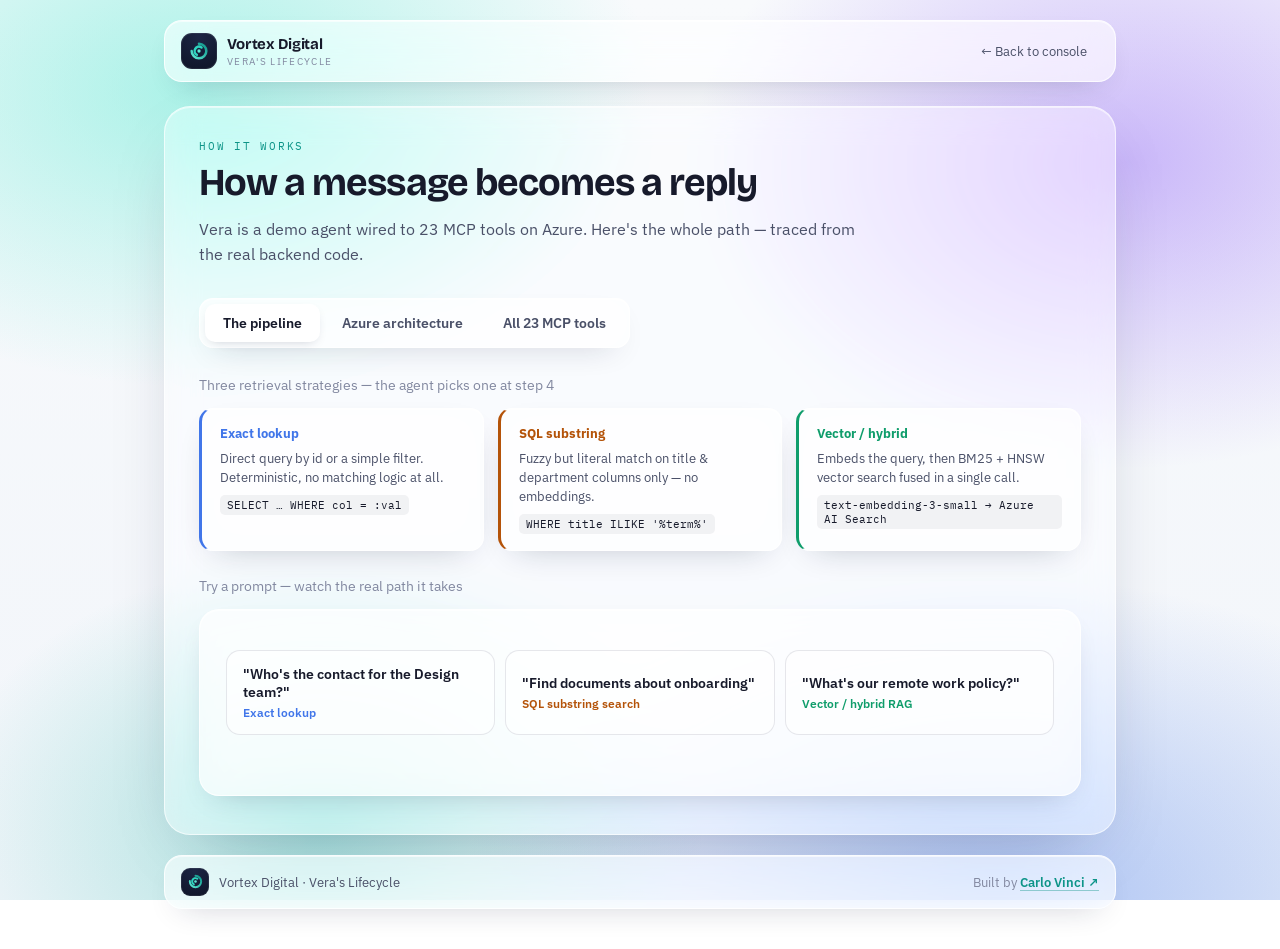
<file: web/vera-how-it-works.html>
<!doctype html>
<html lang="en">
  <head>
    <!-- Google Tag Manager -->
    <script>
      (function (w, d, s, l, i) {
        w[l] = w[l] || [];
        w[l].push({ 'gtm.start': new Date().getTime(), event: 'gtm.js' });
        var f = d.getElementsByTagName(s)[0],
          j = d.createElement(s),
          dl = l != 'dataLayer' ? '&l=' + l : '';
        j.async = true;
        j.src = 'https://www.googletagmanager.com/gtm.js?id=' + i + dl;
        f.parentNode.insertBefore(j, f);
      })(window, document, 'script', 'dataLayer', 'GTM-WQWKHBP7');
    </script>
    <!-- End Google Tag Manager -->
    <meta charset="utf-8" />
    <meta name="viewport" content="width=device-width, initial-scale=1" />
    <meta name="robots" content="noindex, nofollow" />
    <title>Vera's Lifecycle — Vortex Digital</title>
    <link rel="icon" type="image/svg+xml" href="assets/vortex-mark.svg" />
    <link
      rel="icon"
      type="image/png"
      sizes="32x32"
      href="assets/favicon-32.png"
    />
    <link
      rel="icon"
      type="image/png"
      sizes="16x16"
      href="assets/favicon-16.png"
    />
    <link rel="apple-touch-icon" href="assets/apple-touch-icon.png" />
    <link rel="preconnect" href="https://fonts.googleapis.com" />
    <link rel="preconnect" href="https://fonts.gstatic.com" crossorigin />
    <link
      href="https://fonts.googleapis.com/css2?family=Bricolage+Grotesque:opsz,wght@12..96,600;12..96,700;12..96,800&family=IBM+Plex+Sans:wght@400;500;600&family=IBM+Plex+Mono:wght@400;500&display=swap"
      rel="stylesheet"
    />
    <link rel="stylesheet" href="styles.css" />
  </head>
  <body
    style="
      display: flex;
      flex-direction: column;
      min-height: 100vh;
      overflow-x: hidden;
      overflow-y: auto;
    "
  >
    <!-- Google Tag Manager (noscript) -->
    <noscript
      ><iframe
        src="https://www.googletagmanager.com/ns.html?id=GTM-WQWKHBP7"
        height="0"
        width="0"
        style="display: none; visibility: hidden"
      ></iframe
    ></noscript>
    <!-- End Google Tag Manager (noscript) -->
    <header
      class="header glass"
      style="
        position: sticky;
        top: 20px;
        margin: 20px auto 0;
        max-width: 952px;
        width: calc(100% - 48px);
      "
    >
      <div class="header-left">
        <div class="brand-cluster">
          <div class="logo-tile" aria-hidden="true">
            <svg viewBox="0 0 48 48" fill="none">
              <defs>
                <linearGradient id="vg-hiw" x1="0" y1="0" x2="1" y2="1">
                  <stop offset="0" stop-color="#5eead4" />
                  <stop offset="1" stop-color="#0d9488" />
                </linearGradient>
              </defs>
              <circle
                cx="24"
                cy="24"
                r="16"
                fill="none"
                stroke="url(#vg-hiw)"
                stroke-width="5.5"
                stroke-linecap="round"
                stroke-dasharray="75 26"
                transform="rotate(-90 24 24)"
              />
              <circle
                cx="24"
                cy="24"
                r="9.5"
                fill="none"
                stroke="#2dd4bf"
                stroke-width="5.5"
                stroke-linecap="round"
                stroke-dasharray="30 34"
                transform="rotate(120 24 24)"
              />
              <circle cx="24" cy="24" r="3.6" fill="#5eead4" />
            </svg>
          </div>
          <div class="brand-block">
            <div class="brand-title">Vortex Digital</div>
            <div class="brand-sub">VERA'S LIFECYCLE</div>
          </div>
        </div>
      </div>
      <a class="back-link" href="./">← Back to console</a>
    </header>

    <div class="hiw-wrap">
      <div class="hiw-surface">
        <div class="hero-tag">How it works</div>
        <h1 class="hero-h">How a message becomes a reply</h1>
        <p class="hero-p">
          Vera is a demo agent wired to 23 MCP tools on Azure. Here's the whole
          path — traced from the real backend code.
        </p>

        <div class="tabs glass" role="tablist">
          <button
            class="tab active"
            data-tab="pipeline"
            role="tab"
            aria-selected="true"
          >
            The pipeline
          </button>
          <button class="tab" data-tab="infra" role="tab" aria-selected="false">
            Azure architecture
          </button>
          <button class="tab" data-tab="tools" role="tab" aria-selected="false">
            All 23 MCP tools
          </button>
        </div>

        <section class="hiw-panel active" id="panel-pipeline">
          <div class="sec-label">
            Three retrieval strategies — the agent picks one at step 4
          </div>
          <div class="branches" id="branches"></div>

          <div class="sec-label" style="margin-top: 26px">
            Try a prompt — watch the real path it takes
          </div>
          <div class="try-prompt-card glass tech-hidden" id="try-prompt-card">
            <div class="try-prompt-grid" id="prompt-buttons"></div>
            <div class="try-prompt-foot">
              <label class="tech-toggle" id="tech-toggle-wrap" hidden>
                <input type="checkbox" id="tech-toggle" />
                <span class="tech-toggle-track"
                  ><span class="tech-toggle-thumb"></span
                ></span>
                <span class="tech-toggle-label">API &amp; query details</span>
              </label>
              <button class="reset-btn" id="reset-prompt" type="button" hidden>
                Reset Prompt
              </button>
            </div>
            <div class="step-cards" id="step-cards"></div>
          </div>
        </section>

        <section class="hiw-panel" id="panel-infra">
          <div class="sec-label">Azure architecture — five moving parts</div>
          <div class="infra" id="infra"></div>
        </section>

        <section class="hiw-panel" id="panel-tools">
          <div class="sec-label">All 23 MCP tools, by category</div>
          <div class="tools-card glass" id="tools"></div>
        </section>
      </div>
    </div>

    <footer class="site-footer" style="margin-top: auto">
      <div class="footer-inner glass" style="max-width: 952px">
        <div class="footer-brand">
          <div class="logo-tile" aria-hidden="true">
            <svg viewBox="0 0 48 48" fill="none">
              <defs>
                <linearGradient id="vg-hiw-foot" x1="0" y1="0" x2="1" y2="1">
                  <stop offset="0" stop-color="#5eead4" />
                  <stop offset="1" stop-color="#0d9488" />
                </linearGradient>
              </defs>
              <circle
                cx="24"
                cy="24"
                r="16"
                fill="none"
                stroke="url(#vg-hiw-foot)"
                stroke-width="5.5"
                stroke-linecap="round"
                stroke-dasharray="75 26"
                transform="rotate(-90 24 24)"
              />
              <circle
                cx="24"
                cy="24"
                r="9.5"
                fill="none"
                stroke="#2dd4bf"
                stroke-width="5.5"
                stroke-linecap="round"
                stroke-dasharray="30 34"
                transform="rotate(120 24 24)"
              />
              <circle cx="24" cy="24" r="3.6" fill="#5eead4" />
            </svg>
          </div>
          <span>Vortex Digital · Vera's Lifecycle</span>
        </div>
        <nav class="footer-links">
          <span class="footer-by"
            >Built by
            <a href="https://carlovinci.com.au" target="_blank" rel="noopener"
              >Carlo Vinci ↗</a
            ></span
          >
        </nav>
      </div>
    </footer>

    <script src="vera-how-it-works.js"></script>
  </body>
</html>
</file>
<file: web/styles.css>
:root {
  /* Core palette */
  --ink: #171a2b;
  --text-primary: #171a2b;
  --text-body: #3a4058;
  --text-secondary: #4a5068;
  --text-muted: #565c72;
  --text-faint: #8288a0;
  --text-faint-alt: #9096ab;
  --accent: #14b8a6;
  --accent-deep: #0d9488;
  --accent-glow: #5eead4;
  --robot-visor: #081026;

  /* Category colors - shared by the CONNECTED SOURCES legend dots and the
     matching dot on each "try asking" chip, so a visitor can tell which
     category a question will hit before clicking it. */
  --cat-employees: #4176e9;
  --cat-customers: #8b5cf6;
  --cat-documents: #f97316;
  --cat-policies: #ec4899;
  --cat-meetings: #ca8a04;
  --info-blue: #4176e9;
  --info-blue-tint-bg: rgba(37, 99, 235, 0.08);
  --info-blue-tint-border: rgba(37, 99, 235, 0.22);

  /* Status colors */
  --success: #10b981;
  --success-text: #0f9d6b;
  --success-tint-bg: rgba(16, 185, 129, 0.14);
  --success-tint-border: rgba(16, 185, 129, 0.3);
  --pending: #f59e0b;
  --pending-text: #b45309;
  --pending-tint-bg: rgba(245, 158, 11, 0.1);
  --pending-tint-border: rgba(245, 158, 11, 0.25);

  --border-subtle: rgba(20, 25, 60, 0.09);
  --border-hairline: rgba(20, 25, 60, 0.07);
  --border-input: rgba(20, 25, 60, 0.12);
  --border-chip: rgba(20, 25, 60, 0.1);
}

* {
  box-sizing: border-box;
}

html,
body {
  height: 100%;
  margin: 0;
  padding: 0;
}

body {
  font-family: 'IBM Plex Sans', sans-serif;
  color: var(--text-primary);
  overflow: hidden;
  /* Aurora-mesh background: soft radial color washes over a light base,
     fixed so it doesn't scroll with content underneath the glass panels. */
  background:
    radial-gradient(
      60% 55% at 15% 10%,
      rgba(94, 234, 212, 0.5) 0%,
      rgba(94, 234, 212, 0) 60%
    ),
    radial-gradient(
      55% 55% at 88% 18%,
      rgba(139, 92, 246, 0.42) 0%,
      rgba(139, 92, 246, 0) 62%
    ),
    radial-gradient(
      70% 60% at 78% 100%,
      rgba(65, 118, 233, 0.4) 0%,
      rgba(65, 118, 233, 0) 60%
    ),
    radial-gradient(
      50% 50% at 25% 92%,
      rgba(20, 184, 166, 0.34) 0%,
      rgba(20, 184, 166, 0) 60%
    ),
    linear-gradient(180deg, #f8fafc 0%, #f2f5fa 100%);
  background-attachment: fixed;
}

/* Glass: every floating surface (header, drawer, popup, modal, footer,
   prompt box, chips, cards) uses this base recipe, with opacity/blur tuned
   per surface below. */
.glass {
  background: rgba(255, 255, 255, 0.62);
  border: 1px solid rgba(255, 255, 255, 0.78);
  box-shadow:
    0 12px 32px -18px rgba(20, 25, 60, 0.3),
    inset 0 1px 0 rgba(255, 255, 255, 0.6);
  backdrop-filter: blur(20px) saturate(160%);
  -webkit-backdrop-filter: blur(20px) saturate(160%);
}

.app {
  display: flex;
  flex-direction: column;
  height: 100vh;
  /* dvh tracks the browser's *actual* visible viewport (chrome shown or
     hidden), unlike vh which is pinned to the largest possible viewport.
     Without this, mobile Safari can size .app taller than what's visible,
     making the body scrollable and causing fixed elements to drift during
     that scroll. Falls back to vh above on browsers that don't support dvh. */
  height: 100dvh;
  width: 100%;
  overflow: hidden;
}

/* ---------------------------------------------------------------------- */
/* Floating pill header                                                   */
/* ---------------------------------------------------------------------- */
.header {
  flex: none;
  position: relative;
  z-index: 30;
  margin: 20px 24px 0;
  padding: 12px 14px 12px 16px;
  border-radius: 18px;
  display: flex;
  align-items: center;
  justify-content: space-between;
  gap: 14px;
}

.header-left {
  display: flex;
  align-items: center;
  gap: 14px;
  min-width: 0;
}

.hamburger {
  flex: none;
  width: 40px;
  height: 40px;
  border-radius: 12px;
  border: 1px solid rgba(20, 25, 60, 0.08);
  background: rgba(255, 255, 255, 0.6);
  display: flex;
  flex-direction: column;
  align-items: center;
  justify-content: center;
  gap: 4px;
  cursor: pointer;
  transition: background 0.15s ease;
}

.hamburger span {
  width: 16px;
  height: 1.8px;
  border-radius: 2px;
  background: #2a2f45;
}

.hamburger:hover {
  background: rgba(255, 255, 255, 0.85);
}

.hamburger:focus-visible {
  outline: 2px solid var(--accent);
  outline-offset: 2px;
}

.brand-cluster {
  display: flex;
  align-items: center;
  gap: 10px;
  min-width: 0;
}

.logo-tile {
  flex: none;
  width: 36px;
  height: 36px;
  border-radius: 11px;
  display: flex;
  align-items: center;
  justify-content: center;
  background: radial-gradient(120% 120% at 50% 10%, #1c2544 0%, #0c1223 100%);
  box-shadow: inset 0 0 0 1px rgba(255, 255, 255, 0.08);
  overflow: hidden;
}

.logo-tile svg {
  width: 22px;
  height: 22px;
}

.brand-block {
  display: flex;
  flex-direction: column;
  gap: 2px;
  min-width: 0;
}

.brand-title {
  font-family: 'Bricolage Grotesque', sans-serif;
  font-weight: 700;
  font-size: 15px;
  letter-spacing: -0.01em;
  color: var(--text-primary);
  white-space: nowrap;
  overflow: hidden;
  text-overflow: ellipsis;
}

.brand-sub {
  font-size: 9.5px;
  color: var(--text-faint);
  letter-spacing: 0.14em;
  white-space: nowrap;
}

.header-right {
  flex: none;
  display: flex;
  align-items: center;
  gap: 14px;
}

.header-link {
  font-size: 12.5px;
  color: var(--text-secondary);
  text-decoration: none;
  white-space: nowrap;
}

.header-link:hover {
  color: var(--text-primary);
}

.header-link:focus-visible {
  outline: 2px solid var(--accent);
  outline-offset: 2px;
}

.status-pill {
  flex: none;
  display: inline-flex;
  align-items: center;
  gap: 8px;
  padding: 8px 14px;
  border-radius: 999px;
  background: var(--success-tint-bg);
  border: 1px solid var(--success-tint-border);
  font-size: 12.5px;
  color: var(--success-text);
  white-space: nowrap;
}

.status-pill.pending {
  background: var(--pending-tint-bg);
  border-color: var(--pending-tint-border);
  color: var(--pending-text);
}

.status-dot {
  width: 7px;
  height: 7px;
  border-radius: 999px;
  background: var(--success);
  flex: none;
}

.status-pill.pending .status-dot {
  background: var(--pending);
  animation: pending-pulse 1.4s ease-in-out infinite;
}

@keyframes pending-pulse {
  0%,
  100% {
    opacity: 1;
  }
  50% {
    opacity: 0.35;
  }
}

/* ---------------------------------------------------------------------- */
/* Body / main column                                                     */
/* ---------------------------------------------------------------------- */
.body {
  display: flex;
  flex: 1;
  min-height: 0;
}

.main {
  flex: 1;
  display: flex;
  flex-direction: column;
  min-width: 0;
}

.main-scroll {
  position: relative;
  flex: 1;
  overflow: auto;
  display: flex;
  flex-direction: column;
  padding: 20px 32px 8px;
}

/* ---------------------------------------------------------------------- */
/* Landing / empty state                                                  */
/* ---------------------------------------------------------------------- */
.content-inner {
  max-width: 780px;
  margin: 0 auto;
  width: 100%;
}

#empty-state {
  flex: 1;
  display: flex;
  flex-direction: column;
  align-items: center;
  justify-content: center;
  text-align: center;
  padding: 40px 20px;
  gap: 0;
}

.vera-halo {
  width: 104px;
  height: 104px;
  border-radius: 999px;
  display: flex;
  align-items: center;
  justify-content: center;
  margin-bottom: 20px;
}

.vera-inner {
  width: 76px;
  height: 76px;
  border-radius: 999px;
  display: flex;
  align-items: center;
  justify-content: center;
  background: radial-gradient(125% 125% at 50% 8%, #1c2544 0%, #0c1223 100%);
  box-shadow: inset 0 0 0 1px rgba(255, 255, 255, 0.08);
}

/* Cold-start loading spinner shown centered over/near the Vera icon while
   warming; independent of the welcome popup's own open/close lifecycle -
   fires on page load and clears via markReady(), same as before, just a
   smaller/quieter visual than the old full-screen "Starting up" overlay. */
.cold-start-spinner {
  display: flex;
  flex-direction: column;
  align-items: center;
  gap: 12px;
  margin-top: 26px;
  font-size: 12.5px;
  color: var(--text-faint);
}

.cold-start-spinner[hidden] {
  display: none;
}

/* Rotating ring with a faded trail: a conic-gradient sweeping from fully
   transparent to the accent color, masked down to a ring (center cut out),
   then spun continuously - the "comet tail" look, not a flat two-tone
   spinner. */
.loading-ring {
  width: 28px;
  height: 28px;
  border-radius: 50%;
  background: conic-gradient(from 0deg, transparent, var(--accent));
  -webkit-mask: radial-gradient(
    farthest-side,
    transparent calc(100% - 3px),
    #000 calc(100% - 3px)
  );
  mask: radial-gradient(
    farthest-side,
    transparent calc(100% - 3px),
    #000 calc(100% - 3px)
  );
  animation: spin 0.9s linear infinite;
  flex: none;
}

@keyframes spin {
  to {
    transform: rotate(360deg);
  }
}

@media (prefers-reduced-motion: reduce) {
  .loading-ring {
    animation: none;
  }
}

.greeting {
  font-family: 'Bricolage Grotesque', sans-serif;
  font-weight: 700;
  font-size: 36px;
  letter-spacing: -0.025em;
  color: var(--text-primary);
  margin: 0;
}

.subtext {
  font-size: 16px;
  line-height: 1.55;
  color: var(--text-secondary);
  margin: 12px 0 0;
  max-width: 480px;
}

/* ---------------------------------------------------------------------- */
/* Prompt box / composer (shared element, reparented between landing and   */
/* pinned-bottom active-conversation positions by app.js)                 */
/* ---------------------------------------------------------------------- */
.composer-bar {
  flex: none;
  width: 100%;
}

.composer-bar.landing {
  max-width: 540px;
  margin: 28px auto 0;
}

.composer-bar.pinned {
  padding: 0 32px 16px;
}

.composer-bar.pinned .composer-inner {
  max-width: 780px;
  margin: 0 auto;
}

.composer-inner {
  display: flex;
  align-items: center;
  gap: 10px;
}

.composer-field {
  flex: 1;
  min-width: 0;
  display: flex;
  align-items: center;
  gap: 10px;
  padding: 12px 12px 12px 20px;
  border-radius: 18px;
}

#composer-input {
  flex: 1;
  min-width: 0;
  border: none;
  outline: none;
  background: transparent;
  font-family: 'IBM Plex Sans', sans-serif;
  font-size: 15px;
  color: var(--text-primary);
}

#composer-input::placeholder {
  color: #6a6f85;
}

.send-button {
  flex: none;
  width: 42px;
  height: 42px;
  border-radius: 13px;
  border: none;
  background: var(--accent);
  color: #ffffff;
  font-size: 18px;
  cursor: pointer;
  display: flex;
  align-items: center;
  justify-content: center;
  box-shadow: 0 6px 16px -6px rgba(20, 184, 166, 0.7);
  transition: transform 0.12s ease;
}

.send-button:hover {
  transform: translateY(-1px);
}

.send-button:focus-visible {
  outline: 2px solid var(--accent);
  outline-offset: 2px;
}

.new-chat-button {
  flex: none;
  display: inline-flex;
  align-items: center;
  gap: 6px;
  padding: 0 16px;
  height: 46px;
  border-radius: 14px;
  border: 1px solid rgba(20, 25, 60, 0.1);
  background: rgba(255, 255, 255, 0.6);
  color: var(--text-body);
  font-family: 'IBM Plex Sans', sans-serif;
  font-size: 14px;
  white-space: nowrap;
  cursor: pointer;
  transition:
    border-color 0.15s ease,
    color 0.15s ease;
}

.new-chat-button:hover {
  border-color: var(--accent);
  color: var(--text-primary);
}

.new-chat-button:focus-visible {
  outline: 2px solid var(--accent);
  outline-offset: 2px;
}

/* ---------------------------------------------------------------------- */
/* Example chips (landing, 5 curated) + try-asking list (drawer, fuller)  */
/* ---------------------------------------------------------------------- */
.try-asking {
  margin-top: 26px;
  width: 100%;
}

.try-asking-row {
  display: flex;
  align-items: center;
  justify-content: center;
  gap: 14px;
}

.try-asking-label {
  font-size: 10.5px;
  color: var(--text-faint);
  letter-spacing: 0.14em;
}

.more-questions {
  display: inline-flex;
  align-items: center;
  gap: 5px;
  border: none;
  background: none;
  padding: 0;
  font-family: 'IBM Plex Sans', sans-serif;
  font-size: 11px;
  font-weight: 600;
  color: var(--accent-deep);
  cursor: pointer;
  transition: color 0.15s ease;
}

.more-questions svg {
  flex: none;
}

.more-questions:hover {
  color: var(--text-primary);
}

.more-questions:focus-visible {
  outline: 2px solid var(--accent);
  outline-offset: 2px;
}

.chip-row {
  display: flex;
  flex-wrap: wrap;
  gap: 10px;
  margin-top: 12px;
  justify-content: center;
}

.chip {
  display: inline-flex;
  align-items: center;
  gap: 8px;
  padding: 9px 15px;
  border-radius: 999px;
  color: #2f3550;
  font-family: 'IBM Plex Sans', sans-serif;
  font-size: 13.5px;
  cursor: pointer;
  transition:
    border-color 0.15s ease,
    color 0.15s ease,
    transform 0.12s ease;
}

.chip:hover {
  color: var(--text-primary);
  transform: translateY(-1px);
}

.chip:focus-visible {
  outline: 2px solid var(--accent);
  outline-offset: 2px;
}

.chip-dot {
  width: 8px;
  height: 8px;
  border-radius: 999px;
  flex: none;
}

.chip-vera-icon {
  width: 18px;
  height: 18px;
  flex: none;
}

.cat-employees {
  background: var(--cat-employees);
}
.cat-customers {
  background: var(--cat-customers);
}
.cat-documents {
  background: var(--cat-documents);
}
.cat-policies {
  background: var(--cat-policies);
}
.cat-meetings {
  background: var(--cat-meetings);
}

/* ---------------------------------------------------------------------- */
/* Hidden side-panel drawer (overlay, not push)                           */
/* ---------------------------------------------------------------------- */
.drawer-backdrop {
  position: fixed;
  inset: 0;
  z-index: 45;
  background: rgba(15, 20, 40, 0.28);
  backdrop-filter: blur(2px);
  -webkit-backdrop-filter: blur(2px);
  opacity: 0;
  pointer-events: none;
  transition: opacity 0.22s ease;
}

.drawer-backdrop.open {
  opacity: 1;
  pointer-events: auto;
}

.drawer {
  position: fixed;
  top: 0;
  bottom: 0;
  left: 0;
  z-index: 46;
  width: 380px;
  max-width: 90vw;
  display: flex;
  flex-direction: column;
  padding: 22px 22px 24px;
  overflow-y: auto;
  background: rgba(255, 255, 255, 0.72);
  border-right: 1px solid rgba(255, 255, 255, 0.8);
  box-shadow:
    24px 0 60px -20px rgba(20, 25, 60, 0.4),
    inset 0 1px 0 rgba(255, 255, 255, 0.7);
  backdrop-filter: blur(26px) saturate(170%);
  -webkit-backdrop-filter: blur(26px) saturate(170%);
  transform: translateX(-100%);
  transition: transform 0.28s ease;
}

.drawer.open {
  transform: translateX(0);
}

.drawer-top {
  display: flex;
  align-items: center;
  justify-content: space-between;
  margin-bottom: 20px;
  flex: none;
}

.drawer-brand {
  display: flex;
  align-items: center;
  gap: 10px;
  min-width: 0;
}

.close-btn {
  flex: none;
  width: 34px;
  height: 34px;
  border-radius: 10px;
  border: 1px solid rgba(20, 25, 60, 0.1);
  background: rgba(255, 255, 255, 0.7);
  display: flex;
  align-items: center;
  justify-content: center;
  color: var(--text-secondary);
  font-size: 15px;
  cursor: pointer;
}

.close-btn:hover {
  color: var(--text-primary);
}

.close-btn:focus-visible {
  outline: 2px solid var(--accent);
  outline-offset: 2px;
}

.agent-avatar {
  width: 64px;
  height: 64px;
  border-radius: 999px;
  background: radial-gradient(125% 125% at 50% 8%, #1c2544 0%, #0c1223 100%);
  box-shadow: inset 0 0 0 1px rgba(255, 255, 255, 0.08);
  display: flex;
  align-items: center;
  justify-content: center;
  margin-bottom: 14px;
  flex: none;
}

.agent-name {
  font-family: 'Bricolage Grotesque', sans-serif;
  font-weight: 700;
  font-size: 17px;
  color: var(--text-primary);
}

.agent-label {
  font-size: 10px;
  color: var(--text-faint);
  letter-spacing: 0.12em;
  margin-top: 2px;
}

.agent-description {
  font-size: 13px;
  line-height: 1.6;
  color: var(--text-secondary);
  margin: 12px 0 0;
}

.divider {
  height: 1px;
  background: var(--border-hairline);
  margin: 18px 0;
  flex: none;
}

.sources-label,
.sec-label {
  font-size: 14px;
  color: var(--text-faint);
}

.sources-list {
  list-style: none;
  margin: 12px 0 0;
  padding: 0;
  display: flex;
  flex-direction: column;
  gap: 11px;
}

.sources-list li {
  display: flex;
  align-items: center;
  justify-content: space-between;
}

.source-left {
  display: flex;
  align-items: center;
  gap: 8px;
  font-size: 13px;
  color: var(--text-body);
}

.source-dot {
  width: 7px;
  height: 7px;
  border-radius: 999px;
  /* Background comes from the paired .cat-* class (matches the "try
     asking" chip dots) so each source's color identifies its category
     instead of a uniform "connected" green. */
  flex: none;
}

.source-dot.pending,
.status-pill.pending .status-dot {
  background: var(--pending);
  animation: pending-pulse 1.4s ease-in-out infinite;
}

.source-live {
  font-size: 11px;
  color: var(--success-text);
}

.source-live.pending {
  color: var(--pending-text);
}

.sidebar-try-asking[hidden] {
  display: none;
}

.sidebar-chip-list {
  display: flex;
  flex-direction: column;
  gap: 10px;
  margin-top: 12px;
}

.sidebar-chip {
  display: flex;
  align-items: flex-start;
  gap: 8px;
  width: 100%;
  text-align: left;
  background: none;
  border: none;
  padding: 0;
  font-family: 'IBM Plex Sans', sans-serif;
  font-size: 12.5px;
  line-height: 1.5;
  color: var(--text-body);
  cursor: pointer;
}

.sidebar-chip .chip-dot {
  margin-top: 5px;
}

.sidebar-chip .chip-vera-icon {
  margin-top: 1px;
}

.sidebar-chip:hover {
  color: var(--accent);
}

.sidebar-chip:focus-visible {
  outline: 2px solid var(--accent);
  outline-offset: 2px;
}

.mcp-tools-trigger {
  display: flex;
  align-items: center;
  gap: 8px;
  width: 100%;
  padding: 0;
  border: none;
  background: none;
  cursor: pointer;
  font-family: 'IBM Plex Sans', sans-serif;
  font-size: 10.5px;
  color: var(--text-faint);
  letter-spacing: 0.14em;
  text-align: left;
  transition: color 0.15s ease;
}

.mcp-tools-trigger svg {
  flex: none;
  color: var(--accent);
}

.mcp-tools-trigger:hover {
  color: var(--text-primary);
}

.mcp-tools-trigger:focus-visible {
  outline: 2px solid var(--accent);
  outline-offset: 2px;
}

.drawer-foot {
  margin-top: auto;
  padding-top: 4px;
  flex: none;
}

.foot-link {
  display: flex;
  align-items: center;
  justify-content: space-between;
  font-size: 12.5px;
  color: var(--text-secondary);
  padding: 10px 0;
  text-decoration: none;
}

.foot-link:hover {
  color: var(--text-primary);
}

.foot-link:focus-visible {
  outline: 2px solid var(--accent);
  outline-offset: 2px;
}

/* Standalone attribution link, replacing the old footer on the console
   page - fixed to the bottom-right corner of the viewport, independent of
   the header/drawer. */
.corner-credit {
  position: fixed;
  right: 20px;
  bottom: 16px;
  z-index: 20;
  font-size: 12px;
  color: var(--text-faint);
  text-decoration: none;
}

.corner-credit:hover {
  color: var(--accent-deep);
}

.corner-credit:focus-visible {
  outline: 2px solid var(--accent);
  outline-offset: 2px;
}

/* ---------------------------------------------------------------------- */
/* Welcome popup (shown on each page load)                                */
/* ---------------------------------------------------------------------- */
.welcome-backdrop {
  position: fixed;
  inset: 0;
  z-index: 60;
  display: flex;
  align-items: center;
  justify-content: center;
  padding: 24px;
  background: rgba(18, 22, 44, 0.34);
  backdrop-filter: blur(6px);
  -webkit-backdrop-filter: blur(6px);
}

.welcome-backdrop[hidden] {
  display: none;
}

.welcome-card {
  position: relative;
  width: 440px;
  max-width: 100%;
  border-radius: 26px;
  padding: 40px 36px 32px;
  text-align: center;
  background: rgba(255, 255, 255, 1);
  border: 1px solid rgba(255, 255, 255, 0.85);
  box-shadow:
    0 40px 90px -30px rgba(20, 25, 60, 0.5),
    inset 0 1px 0 rgba(255, 255, 255, 0.7);
  backdrop-filter: blur(30px) saturate(180%);
  -webkit-backdrop-filter: blur(30px) saturate(180%);
}

.welcome-close {
  position: absolute;
  top: 16px;
  right: 16px;
  width: 32px;
  height: 32px;
  border-radius: 10px;
  border: none;
  background: rgba(20, 25, 60, 0.06);
  color: var(--text-secondary);
  font-size: 14px;
  cursor: pointer;
}

.welcome-close:hover {
  color: var(--text-primary);
}

.welcome-close:focus-visible {
  outline: 2px solid var(--accent);
  outline-offset: 2px;
}

.welcome-logo {
  width: 72px;
  height: 72px;
  border-radius: 20px;
  margin: 0 auto 22px;
  display: flex;
  align-items: center;
  justify-content: center;
  background: radial-gradient(120% 120% at 50% 10%, #1c2544 0%, #0c1223 100%);
  box-shadow: 0 16px 34px -14px rgba(12, 18, 35, 0.6);
}

.welcome-tag {
  font-family: 'IBM Plex Mono', monospace;
  font-size: 11px;
  letter-spacing: 0.18em;
  color: var(--accent-deep);
  text-transform: uppercase;
}

.welcome-card h2 {
  font-family: 'Bricolage Grotesque', sans-serif;
  font-weight: 700;
  font-size: 26px;
  letter-spacing: -0.02em;
  margin: 10px 0 0;
}

.welcome-card p {
  font-size: 14.5px;
  line-height: 1.6;
  color: var(--text-secondary);
  margin: 14px 0 0;
}

.welcome-by {
  margin-top: 20px;
  font-size: 13.5px;
  color: var(--text-muted);
}

.welcome-by a {
  color: var(--accent-deep);
  font-weight: 600;
  text-decoration: none;
  border-bottom: 1px solid rgba(13, 148, 136, 0.4);
}

.enter-btn {
  margin-top: 26px;
  width: 100%;
  height: 50px;
  border-radius: 15px;
  border: none;
  cursor: pointer;
  background: linear-gradient(180deg, #17c3b0 0%, #0d9488 100%);
  color: #ffffff;
  font-family: 'Bricolage Grotesque', sans-serif;
  font-weight: 600;
  font-size: 15.5px;
  box-shadow: 0 12px 26px -10px rgba(20, 184, 166, 0.7);
}

.enter-btn:focus-visible {
  outline: 2px solid #ffffff;
  outline-offset: 2px;
}

/* ---------------------------------------------------------------------- */
/* Footer (glass pill, shared by both pages)                              */
/* ---------------------------------------------------------------------- */
.site-footer {
  flex: none;
  padding: 0 24px 20px;
}

.footer-inner {
  display: flex;
  align-items: center;
  justify-content: space-between;
  gap: 20px;
  flex-wrap: wrap;
  padding: 12px 16px;
  border-radius: 18px;
  max-width: 780px;
  margin: 20px auto;
}

.footer-brand {
  display: flex;
  align-items: center;
  gap: 10px;
  font-size: 12.5px;
  color: var(--text-secondary);
}

.footer-brand .logo-tile {
  width: 28px;
  height: 28px;
  border-radius: 9px;
}

.footer-brand .logo-tile svg {
  width: 17px;
  height: 17px;
}

.footer-links {
  display: flex;
  align-items: center;
  gap: 20px;
  font-size: 12.5px;
  flex-wrap: wrap;
}

.footer-links a {
  color: var(--text-secondary);
  text-decoration: none;
}

.footer-links a:hover {
  color: var(--text-primary);
}

.footer-links a:focus-visible {
  outline: 2px solid var(--accent);
  outline-offset: 2px;
}

.footer-by {
  color: var(--text-faint);
}

.footer-by a {
  color: var(--accent-deep);
  font-weight: 600;
  border-bottom: 1px solid rgba(13, 148, 136, 0.4);
  text-decoration: none;
}

/* ---------------------------------------------------------------------- */
/* MCP tools modal                                                        */
/* ---------------------------------------------------------------------- */
.modal-backdrop {
  position: fixed;
  inset: 0;
  z-index: 70;
  display: flex;
  align-items: center;
  justify-content: center;
  background: rgba(15, 20, 40, 0.32);
  backdrop-filter: blur(4px);
  -webkit-backdrop-filter: blur(4px);
  padding: 24px;
}

.modal-backdrop[hidden] {
  display: none;
}

.modal {
  width: 100%;
  max-width: 560px;
  max-height: 80vh;
  display: flex;
  flex-direction: column;
  background: #ffffff;
  border: 1px solid rgba(20, 25, 60, 0.08);
  border-radius: 26px;
  box-shadow: 0 40px 90px -30px rgba(20, 25, 60, 0.5);
  overflow: hidden;
}

.modal-header {
  display: flex;
  align-items: center;
  justify-content: space-between;
  padding: 18px 22px;
  border-bottom: 1px solid var(--border-subtle);
  flex: none;
}

.modal-title {
  display: flex;
  align-items: center;
  gap: 10px;
  font-family: 'Bricolage Grotesque', sans-serif;
  font-weight: 700;
  font-size: 16px;
  color: var(--text-primary);
}

.modal-title svg {
  color: var(--accent);
  flex: none;
}

.modal-close {
  flex: none;
  border: none;
  background: none;
  cursor: pointer;
  color: var(--text-faint);
  font-size: 16px;
  padding: 4px;
  line-height: 1;
}

.modal-close:hover {
  color: var(--text-primary);
}

.modal-close:focus-visible {
  outline: 2px solid var(--accent);
  outline-offset: 2px;
}

.modal-body {
  overflow-y: auto;
  padding: 18px 22px 22px;
}

.tool-group {
  margin-bottom: 18px;
}

.tool-group:last-child {
  margin-bottom: 0;
}

.tool-group-title {
  font-size: 10.5px;
  letter-spacing: 0.12em;
  text-transform: uppercase;
  color: var(--text-faint);
  margin-bottom: 10px;
}

.tool-item {
  padding: 8px 0;
  border-bottom: 1px solid var(--border-hairline);
}

.tool-item:last-child {
  border-bottom: none;
}

.tool-name {
  font-family:
    ui-monospace, 'IBM Plex Mono', 'SF Mono', 'Cascadia Code', Consolas,
    monospace;
  font-size: 12.5px;
  color: var(--info-blue);
  overflow-wrap: break-word;
}

.tool-desc {
  margin-top: 2px;
  font-size: 12.5px;
  line-height: 1.45;
  color: var(--text-body);
  overflow-wrap: break-word;
}

/* ---------------------------------------------------------------------- */
/* Active conversation (messages)                                         */
/* ---------------------------------------------------------------------- */
.messages {
  flex: 1;
  display: flex;
  flex-direction: column;
  gap: 18px;
  padding-bottom: 24px;
  width: 100%;
}

.messages[hidden] {
  display: none;
}

.message {
  /* min(), not a fixed width: caps bubbles at 640px on wide screens, but
     never exceeds the actual available width on narrow ones. */
  max-width: min(640px, 100%);
  font-size: 15px;
  line-height: 1.6;
  padding: 12px 16px;
  border-radius: 16px;
  overflow-wrap: break-word;
}

.message-user {
  align-self: flex-end;
  background: var(--accent);
  color: #ffffff;
  white-space: pre-wrap;
  box-shadow:
    0 12px 28px -16px rgba(13, 148, 136, 0.55),
    inset 0 1px 0 rgba(255, 255, 255, 0.25);
}

.message-agent {
  align-self: flex-start;
  background: rgba(255, 255, 255, 0.68);
  border: 1px solid rgba(255, 255, 255, 0.8);
  color: var(--text-primary);
  box-shadow:
    0 12px 32px -18px rgba(20, 25, 60, 0.3),
    inset 0 1px 0 rgba(255, 255, 255, 0.6);
  backdrop-filter: blur(14px) saturate(150%);
  -webkit-backdrop-filter: blur(14px) saturate(150%);
}

.message-agent p {
  margin: 0 0 10px;
}

.message-agent p:last-child {
  margin-bottom: 0;
}

.message-agent ul,
.message-agent ol {
  margin: 0 0 10px;
  padding-left: 20px;
}

.message-agent ul:last-child,
.message-agent ol:last-child {
  margin-bottom: 0;
}

.message-agent li {
  margin-bottom: 4px;
}

.message-agent strong {
  font-weight: 600;
  color: var(--info-blue);
}

.tool-pills {
  display: flex;
  flex-wrap: wrap;
  gap: 6px;
  margin: 2px 0 10px;
}

.tool-pill {
  display: inline-flex;
  align-items: center;
  padding: 3px 10px;
  border-radius: 999px;
  background: var(--info-blue-tint-bg);
  border: 1px solid var(--info-blue-tint-border);
  color: var(--info-blue);
  font-family:
    ui-monospace, 'IBM Plex Mono', 'SF Mono', 'Cascadia Code', Consolas,
    monospace;
  font-size: 11px;
}

.tools-more-info {
  display: inline-flex;
  align-items: center;
  border: none;
  background: none;
  padding: 3px 2px;
  font-family: 'IBM Plex Sans', sans-serif;
  font-size: 11px;
  color: var(--text-faint);
  text-decoration: underline;
  cursor: pointer;
}

.tools-more-info:hover {
  color: var(--info-blue);
}

.tools-more-info:focus-visible {
  outline: 2px solid var(--accent);
  outline-offset: 2px;
}

.message-agent a {
  color: var(--accent);
  text-decoration: underline;
}

.message-agent code {
  background: rgba(20, 25, 60, 0.05);
  border: 1px solid var(--border-subtle);
  border-radius: 4px;
  padding: 1px 5px;
  font-size: 13px;
}

.message-agent pre {
  background: rgba(20, 25, 60, 0.05);
  border: 1px solid var(--border-subtle);
  border-radius: 8px;
  padding: 10px 12px;
  overflow-x: auto;
}

.message-agent pre code {
  background: none;
  border: none;
  padding: 0;
}

.message-agent.loading {
  color: var(--text-muted);
}

.thinking {
  display: inline-flex;
  align-items: center;
  gap: 8px;
  font-style: italic;
}

.thinking-dots {
  display: inline-flex;
  align-items: center;
  gap: 4px;
}

.thinking-dots span {
  width: 6px;
  height: 6px;
  border-radius: 999px;
  background: var(--accent);
  animation: thinking-bounce 1.2s ease-in-out infinite;
}

.thinking-dots span:nth-child(2) {
  animation-delay: 0.15s;
}

.thinking-dots span:nth-child(3) {
  animation-delay: 0.3s;
}

.thinking-timer {
  font-style: normal;
  font-size: 12px;
  color: var(--text-faint);
}

.thought-timer {
  font-size: 11.5px;
  color: var(--text-faint);
  margin-bottom: 6px;
}

@keyframes thinking-bounce {
  0%,
  60%,
  100% {
    opacity: 0.35;
    transform: translateY(0);
  }
  30% {
    opacity: 1;
    transform: translateY(-3px);
  }
}

/* ---------------------------------------------------------------------- */
/* Robot avatar animations (unchanged)                                    */
/* ---------------------------------------------------------------------- */
.robot-head {
  animation: bob 3.4s ease-in-out infinite;
  transform-box: fill-box;
  transform-origin: center;
}

@keyframes bob {
  0%,
  100% {
    transform: translateY(0);
  }
  50% {
    transform: translateY(-1.6px);
  }
}

.robot-eye {
  animation: blink 4.2s ease-in-out infinite;
  transform-box: fill-box;
  transform-origin: center;
}

@keyframes blink {
  0%,
  40% {
    transform: scaleY(1);
  }
  43% {
    transform: scaleY(0.1);
  }
  46%,
  100% {
    transform: scaleY(1);
  }
}

.robot-eyes {
  animation: glow 2.6s ease-in-out infinite;
}

@keyframes glow {
  0%,
  100% {
    filter: drop-shadow(0 0 1px rgba(94, 234, 212, 0.6));
  }
  50% {
    filter: drop-shadow(0 0 3.6px rgba(94, 234, 212, 0.9));
  }
}

.robot-antenna-tip {
  animation: pulse 2s ease-in-out infinite;
  transform-box: fill-box;
  transform-origin: center;
}

@keyframes pulse {
  0%,
  100% {
    opacity: 0.5;
    transform: scale(0.8);
  }
  50% {
    opacity: 1;
    transform: scale(1.15);
  }
}

@media (prefers-reduced-motion: reduce) {
  .robot-head,
  .robot-eye,
  .robot-eyes,
  .robot-antenna-tip {
    animation: none !important;
  }
}

/* ---------------------------------------------------------------------- */
/* How-it-works page (page-surface, hero, tabs, pipeline, infra, tools)   */
/* ---------------------------------------------------------------------- */
.back-link {
  font-size: 12.5px;
  color: var(--text-secondary);
  text-decoration: none;
  padding: 8px 14px;
  border-radius: 999px;
  white-space: nowrap;
}

.back-link:hover {
  background: rgba(255, 255, 255, 0.5);
  color: var(--text-primary);
}

.back-link:focus-visible {
  outline: 2px solid var(--accent);
  outline-offset: 2px;
}

.hiw-wrap {
  max-width: 1000px;
  width: 100%;
  margin: 0 auto;
  padding: 24px 24px 0;
  flex: 1 0 auto;
}

.hiw-surface {
  border-radius: 26px;
  padding: 32px 34px 38px;
  background: rgba(255, 255, 255, 0.42);
  border: 1px solid rgba(255, 255, 255, 0.65);
  box-shadow:
    0 24px 70px -34px rgba(20, 25, 60, 0.34),
    inset 0 1px 0 rgba(255, 255, 255, 0.55);
  backdrop-filter: blur(16px) saturate(150%);
  -webkit-backdrop-filter: blur(16px) saturate(150%);
}

.hero-tag {
  font-family: 'IBM Plex Mono', monospace;
  font-size: 11px;
  letter-spacing: 0.16em;
  color: var(--accent-deep);
  text-transform: uppercase;
}

.hero-h {
  font-family: 'Bricolage Grotesque', sans-serif;
  font-weight: 700;
  font-size: 38px;
  letter-spacing: -0.025em;
  margin: 10px 0 0;
  line-height: 1.05;
}

.hero-p {
  font-size: 15.5px;
  line-height: 1.6;
  color: var(--text-secondary);
  margin: 14px 0 0;
  max-width: 680px;
}

.tabs {
  display: inline-flex;
  gap: 4px;
  padding: 5px;
  border-radius: 14px;
  margin: 32px 0 8px;
}

.tab {
  border: none;
  background: none;
  cursor: pointer;
  font-family: 'IBM Plex Sans', sans-serif;
  font-size: 13.5px;
  font-weight: 600;
  color: var(--text-secondary);
  padding: 10px 18px;
  border-radius: 10px;
  white-space: nowrap;
  transition: all 0.15s;
}

.tab:hover {
  color: var(--text-primary);
}

.tab.active {
  background: #ffffff;
  color: var(--text-primary);
  box-shadow: 0 4px 12px -6px rgba(20, 25, 60, 0.28);
}

.tab:focus-visible {
  outline: 2px solid var(--accent);
  outline-offset: 2px;
}

.hiw-panel {
  display: none;
  margin-top: 20px;
}

.hiw-panel.active {
  display: block;
  animation: fade 0.25s ease;
}

@keyframes fade {
  from {
    opacity: 0;
    transform: translateY(6px);
  }
  to {
    opacity: 1;
    transform: none;
  }
}

.branches {
  display: grid;
  grid-template-columns: 1fr 1fr 1fr;
  gap: 14px;
  margin-top: 14px;
}

.branch {
  border-radius: 14px;
  padding: 16px 18px;
  border-left: 3px solid;
}

.branch h4 {
  margin: 0;
  font-size: 13px;
  font-weight: 700;
}

.branch p {
  margin: 7px 0 0;
  font-size: 12.5px;
  line-height: 1.5;
  color: var(--text-secondary);
}

.branch code {
  display: inline-block;
  margin-top: 8px;
  font-family: 'IBM Plex Mono', monospace;
  font-size: 11px;
  background: rgba(15, 20, 40, 0.05);
  padding: 3px 7px;
  border-radius: 5px;
}

/* "Try a prompt" - pick one of 3 example questions, each exercising a
   different retrieval path; the pipeline below plays through automatically,
   with steps 3 (tool choice) and 4 (retrieval) showing path-specific
   content since those are the only two steps that actually differ. */
.try-prompt-card {
  border-radius: 20px;
  padding: 26px 26px 22px;
  margin-top: 14px;
}

.try-prompt-grid {
  display: grid;
  grid-template-columns: 1fr 1fr 1fr;
  gap: 10px;
  margin-top: 14px;
}

.prompt-btn {
  text-align: left;
  border-radius: 14px;
  padding: 14px 16px;
  cursor: pointer;
  font-family: 'IBM Plex Sans', sans-serif;
  border: 1.5px solid rgba(20, 25, 60, 0.1);
  background: rgba(255, 255, 255, 0.55);
  transition: all 0.15s ease;
}

.prompt-btn:hover {
  border-color: rgba(20, 25, 60, 0.2);
  background: rgba(255, 255, 255, 0.8);
  transform: translateY(-2px);
  box-shadow: 0 10px 24px -14px rgba(20, 25, 60, 0.3);
}

.prompt-btn:focus-visible {
  outline: 2px solid var(--accent);
  outline-offset: 2px;
}

.prompt-btn-q {
  font-size: 14px;
  font-weight: 600;
  color: var(--text-primary);
}

.prompt-btn-kind {
  font-size: 11.5px;
  font-weight: 600;
  margin-top: 4px;
}

.prompt-btn.selected.kind-exact {
  background: rgba(65, 118, 233, 0.1);
  border-color: var(--info-blue);
}
.prompt-btn.selected.kind-substring {
  background: rgba(180, 83, 9, 0.1);
  border-color: var(--pending-text);
}
.prompt-btn.selected.kind-vector {
  background: rgba(15, 157, 110, 0.1);
  border-color: var(--success-text);
}

.try-prompt-foot {
  display: flex;
  align-items: center;
  justify-content: flex-end;
  flex-wrap: wrap;
  gap: 10px;
  margin-top: 18px;
}

.tech-toggle[hidden] {
  display: none;
}

.tech-toggle {
  display: inline-flex;
  align-items: center;
  gap: 9px;
  margin-right: auto;
  cursor: pointer;
  font-family: 'IBM Plex Sans', sans-serif;
  font-size: 12.5px;
  font-weight: 600;
  color: var(--text-secondary);
  user-select: none;
}

.tech-toggle input {
  position: absolute;
  width: 1px;
  height: 1px;
  opacity: 0;
}

.tech-toggle-track {
  position: relative;
  flex: none;
  width: 34px;
  height: 20px;
  border-radius: 999px;
  background: rgba(20, 25, 60, 0.16);
  transition: background 0.15s ease;
}

.tech-toggle-thumb {
  position: absolute;
  top: 2px;
  left: 2px;
  width: 16px;
  height: 16px;
  border-radius: 50%;
  background: #ffffff;
  box-shadow: 0 1px 3px rgba(20, 25, 60, 0.3);
  transition: transform 0.15s ease;
}

.tech-toggle input:checked + .tech-toggle-track {
  background: var(--accent);
}

.tech-toggle input:checked + .tech-toggle-track .tech-toggle-thumb {
  transform: translateX(14px);
}

.tech-toggle input:focus-visible + .tech-toggle-track {
  outline: 2px solid var(--accent);
  outline-offset: 2px;
}

.tech-toggle:hover .tech-toggle-label {
  color: var(--text-primary);
}

.try-prompt-hint {
  font-size: 12px;
  color: var(--text-faint);
}

.reset-btn {
  font-family: 'IBM Plex Sans', sans-serif;
  font-size: 12.5px;
  color: var(--text-secondary);
  background: rgba(255, 255, 255, 0.6);
  border: 1px solid rgba(20, 25, 60, 0.1);
  border-radius: 999px;
  padding: 7px 15px;
  cursor: pointer;
  transition: all 0.15s ease;
}

.reset-btn:hover {
  color: var(--text-primary);
  border-color: rgba(20, 25, 60, 0.2);
}

.reset-btn:focus-visible {
  outline: 2px solid var(--accent);
  outline-offset: 2px;
}

.step-cards {
  display: flex;
  flex-direction: column;
  gap: 12px;
  margin-top: 20px;
}

.step-card {
  border-radius: 14px;
  padding: 18px 20px;
  border: 1.5px solid rgba(20, 25, 60, 0.1);
  background: rgba(255, 255, 255, 0.5);
  transition: all 0.25s ease;
}

.step-card.active {
  border-color: var(--accent);
  background: rgba(255, 255, 255, 0.72);
  box-shadow:
    0 0 0 4px rgba(20, 184, 166, 0.14),
    0 10px 24px -14px rgba(20, 184, 166, 0.4);
  animation: step-glow 1.6s ease-in-out infinite;
}

@keyframes step-glow {
  0%,
  100% {
    box-shadow: 0 0 0 4px rgba(20, 184, 166, 0.14);
  }
  50% {
    box-shadow: 0 0 0 7px rgba(20, 184, 166, 0.06);
  }
}

.step-card.done {
  border-color: rgba(16, 185, 129, 0.35);
  background: rgba(240, 253, 249, 0.65);
}

.step-card-grid {
  display: grid;
  grid-template-columns: 1fr 1fr;
  gap: 18px;
  align-items: start;
}

.step-top {
  display: flex;
  align-items: center;
  flex-wrap: wrap;
  gap: 8px 10px;
}

.step-badge {
  width: 28px;
  height: 28px;
  border-radius: 50%;
  flex: none;
  display: flex;
  align-items: center;
  justify-content: center;
  font-family: 'Bricolage Grotesque', sans-serif;
  font-weight: 700;
  font-size: 13px;
  background: var(--ink);
  color: #ffffff;
  transition: all 0.2s ease;
}

.step-card.active .step-badge {
  background: linear-gradient(180deg, #17c3b0, #0d9488);
}

.step-card.done .step-badge {
  background: linear-gradient(180deg, var(--success), var(--success-text));
}

.step-title {
  font-family: 'Bricolage Grotesque', sans-serif;
  font-weight: 700;
  font-size: 15px;
}

.step-plain {
  font-size: 13px;
  line-height: 1.55;
  color: var(--text-body);
  margin-top: 8px;
}

.step-bullets {
  margin: 16px 0 0;
  padding-left: 18px;
}

.step-bullets li {
  margin-top: 4px;
}

.step-bullets li:first-child {
  margin-top: 0;
}

.step-tech {
  font-family: 'IBM Plex Mono', monospace;
  font-size: 11px;
  line-height: 1.7;
  color: var(--text-body);
  white-space: pre-line;
  background: rgba(255, 255, 255, 0.6);
  border-radius: 8px;
  padding: 10px 12px;
}

.try-prompt-card.tech-hidden .step-card-grid {
  grid-template-columns: 1fr;
}

.try-prompt-card.tech-hidden .step-tech {
  display: none;
}

.llm-chip {
  display: inline-flex;
  align-items: center;
  gap: 5px;
  font-size: 10px;
  font-family: 'IBM Plex Mono', monospace;
  letter-spacing: 0.06em;
  color: var(--accent-deep);
  background: rgba(20, 184, 166, 0.14);
  border: 1px solid rgba(20, 184, 166, 0.3);
  padding: 2px 7px;
  border-radius: 999px;
}

.retrieval-chip {
  display: inline-flex;
  align-items: center;
  font-size: 10px;
  font-weight: 600;
  font-family: 'IBM Plex Mono', monospace;
  letter-spacing: 0.02em;
  background: rgba(255, 255, 255, 0.7);
  border: 1.5px solid currentColor;
  padding: 2px 8px;
  border-radius: 999px;
}

.step-tools-link {
  font-family: 'IBM Plex Sans', sans-serif;
  font-size: 11.5px;
  font-weight: 600;
  color: var(--accent-deep);
  background: none;
  border: none;
  padding: 0;
  cursor: pointer;
  text-decoration: underline;
  text-underline-offset: 2px;
}

.step-tools-link:hover {
  color: var(--accent);
}

.step-tools-link:focus-visible {
  outline: 2px solid var(--accent);
  outline-offset: 2px;
}

@media (prefers-reduced-motion: reduce) {
  .step-card.active {
    animation: none;
  }
}

.infra {
  display: grid;
  grid-template-columns: 1fr 1fr;
  gap: 14px;
  margin-top: 14px;
}

.icard {
  border-radius: 14px;
  padding: 16px 18px;
  border-left: 3px solid var(--info-blue);
}

.icard h4 {
  margin: 0;
  font-size: 13.5px;
  font-weight: 700;
}

.icard p {
  margin: 7px 0 0;
  font-size: 12px;
  line-height: 1.55;
  color: var(--text-secondary);
}

.icard .src {
  display: block;
  margin-top: 8px;
  font-family: 'IBM Plex Mono', monospace;
  font-size: 10px;
  color: var(--text-faint);
}

.tools-card {
  border-radius: 20px;
  padding: 26px;
  margin-top: 14px;
}

.tgroup {
  border-left: 3px solid;
  padding-left: 14px;
  margin-bottom: 20px;
}

.tgroup:last-child {
  margin-bottom: 0;
}

.tgroup .gt {
  font-size: 13px;
  font-weight: 700;
  margin-bottom: 8px;
}

.tgrid {
  display: grid;
  grid-template-columns: 1fr 1fr 1fr;
  gap: 8px 18px;
}

.tname {
  font-family: 'IBM Plex Mono', monospace;
  font-size: 12px;
  font-weight: 600;
  color: var(--text-primary);
  overflow-wrap: break-word;
}

.tdesc {
  font-size: 11.5px;
  color: var(--text-muted);
  line-height: 1.4;
  overflow-wrap: break-word;
}

/* ---------------------------------------------------------------------- */
/* Responsive                                                              */
/* ---------------------------------------------------------------------- */
@media (max-width: 768px) {
  .header {
    margin: 14px 14px 0;
    padding: 10px 10px 10px 12px;
  }

  .brand-sub {
    display: none;
  }

  /* "How it works" + the Live status pill both live here - drop them on
     mobile, where header space is tight and neither is essential (How it
     works is still reachable from the drawer). */
  .header-right {
    display: none;
  }

  .main-scroll {
    padding: 16px 16px 8px;
    overflow-x: hidden;
  }

  #empty-state {
    padding: 24px 12px;
  }

  .vera-halo {
    width: 88px;
    height: 88px;
  }

  .vera-inner {
    width: 64px;
    height: 64px;
  }

  .greeting {
    font-size: 27px;
  }

  .subtext {
    font-size: 13.5px;
  }

  .composer-bar.landing {
    max-width: 100%;
  }

  .composer-bar.pinned {
    padding: 0 16px calc(12px + env(safe-area-inset-bottom));
  }

  .chip-row {
    flex-direction: column;
    align-items: stretch;
    width: 100%;
  }

  .chip {
    width: 100%;
    justify-content: flex-start;
  }

  .new-chat-button {
    padding: 0;
    width: 46px;
    justify-content: center;
  }

  .new-chat-label {
    display: none;
  }

  /* Drawer becomes a full-screen overlay on mobile. */
  .drawer {
    width: 100%;
    max-width: 100%;
    inset: 0;
    border-right: none;
    padding: 22px 18px calc(20px + env(safe-area-inset-bottom));
    background: rgba(255, 255, 255, 0.82);
    backdrop-filter: blur(28px) saturate(170%);
    -webkit-backdrop-filter: blur(28px) saturate(170%);
  }

  .site-footer {
    padding: 0 14px 16px;
  }

  .footer-inner {
    justify-content: center;
    text-align: center;
  }

  /* Would collide with the pinned composer bar on small screens - not
     worth the space here. */
  .corner-credit {
    display: none;
  }

  .hiw-wrap {
    padding: 14px 14px 0;
  }

  .hiw-surface {
    padding: 22px 18px 26px;
    border-radius: 20px;
  }

  .hero-h {
    font-size: 28px;
  }

  .tabs {
    display: flex;
    width: 100%;
  }

  .tab {
    flex: 1 1 0;
    white-space: normal;
    text-align: center;
    padding: 8px 6px;
    font-size: 11.5px;
    line-height: 1.25;
  }

  .branches,
  .infra,
  .try-prompt-grid {
    grid-template-columns: 1fr;
  }

  .tgrid {
    grid-template-columns: 1fr;
  }

  .step-card-grid {
    grid-template-columns: 1fr;
  }

  /* MCP Server Tools modal fills the screen on mobile instead of floating
     as a padded, max-width-560px card - matches the drawer's full-screen
     treatment above. */
  .modal-backdrop {
    padding: 0;
  }

  .modal {
    width: 100%;
    max-width: 100%;
    height: 100%;
    max-height: 100%;
    border-radius: 0;
  }
}

/* ---------------------------------------------------------------------- */
/* Offline page (served while the app is hibernated, see offline.html)    */
/* ---------------------------------------------------------------------- */
body.offline-page {
  display: flex;
  flex-direction: column;
  min-height: 100vh;
  min-height: 100dvh;
  height: auto;
  overflow-x: hidden;
  overflow-y: auto;
}

.offline-header {
  margin: 20px auto 0;
  max-width: 760px;
  width: calc(100% - 48px);
}

.offline-wrap {
  flex: 1 0 auto;
  display: flex;
  align-items: center;
  justify-content: center;
  width: 100%;
  max-width: 808px;
  margin: 0 auto;
  padding: 32px 24px;
}

.offline-card {
  width: 100%;
  border-radius: 26px;
  padding: 40px 40px 42px;
  background: rgba(255, 255, 255, 0.42);
  border: 1px solid rgba(255, 255, 255, 0.65);
  box-shadow:
    0 24px 70px -34px rgba(20, 25, 60, 0.34),
    inset 0 1px 0 rgba(255, 255, 255, 0.55);
  backdrop-filter: blur(16px) saturate(150%);
  -webkit-backdrop-filter: blur(16px) saturate(150%);
}

.offline-status {
  display: inline-flex;
  align-items: center;
  gap: 8px;
  font-family: 'IBM Plex Mono', monospace;
  font-size: 11px;
  letter-spacing: 0.16em;
  text-transform: uppercase;
  color: var(--pending-text);
  background: var(--pending-tint-bg);
  border: 1px solid var(--pending-tint-border);
  padding: 6px 12px;
  border-radius: 999px;
}

.offline-dot {
  width: 7px;
  height: 7px;
  border-radius: 50%;
  background: var(--pending);
}

.offline-card .hero-h {
  margin-top: 18px;
}

.offline-actions {
  display: flex;
  flex-wrap: wrap;
  gap: 12px;
  margin-top: 30px;
}

.offline-btn {
  display: inline-flex;
  align-items: center;
  justify-content: center;
  font-size: 14.5px;
  font-weight: 600;
  text-decoration: none;
  padding: 13px 22px;
  border-radius: 14px;
  transition:
    background 0.15s,
    box-shadow 0.15s,
    color 0.15s;
}

.offline-btn:focus-visible {
  outline: 2px solid var(--accent);
  outline-offset: 2px;
}

.offline-btn-primary {
  color: #ffffff;
  background: linear-gradient(135deg, var(--accent) 0%, var(--accent-deep) 100%);
  box-shadow: 0 10px 24px -12px rgba(13, 148, 136, 0.7);
}

.offline-btn-primary:hover {
  box-shadow: 0 14px 30px -12px rgba(13, 148, 136, 0.85);
}

.offline-btn-secondary {
  color: var(--text-primary);
  background: rgba(255, 255, 255, 0.7);
  border: 1px solid var(--border-chip);
}

.offline-btn-secondary:hover {
  background: #ffffff;
}

.offline-footer {
  flex: none;
  text-align: center;
  font-size: 12.5px;
  color: var(--text-muted);
  padding: 0 16px 24px;
}

.offline-footer a {
  color: var(--accent-deep);
  text-decoration: none;
}

.offline-footer a:hover {
  text-decoration: underline;
}

@media (max-width: 768px) {
  .offline-header {
    margin: 14px auto 0;
    width: calc(100% - 32px);
  }

  .offline-wrap {
    padding: 20px 16px;
    align-items: flex-start;
  }

  .offline-card {
    padding: 28px 22px 30px;
  }

  .offline-card .hero-h {
    font-size: 30px;
  }

  .offline-btn {
    flex: 1 1 100%;
  }
}
</file>
